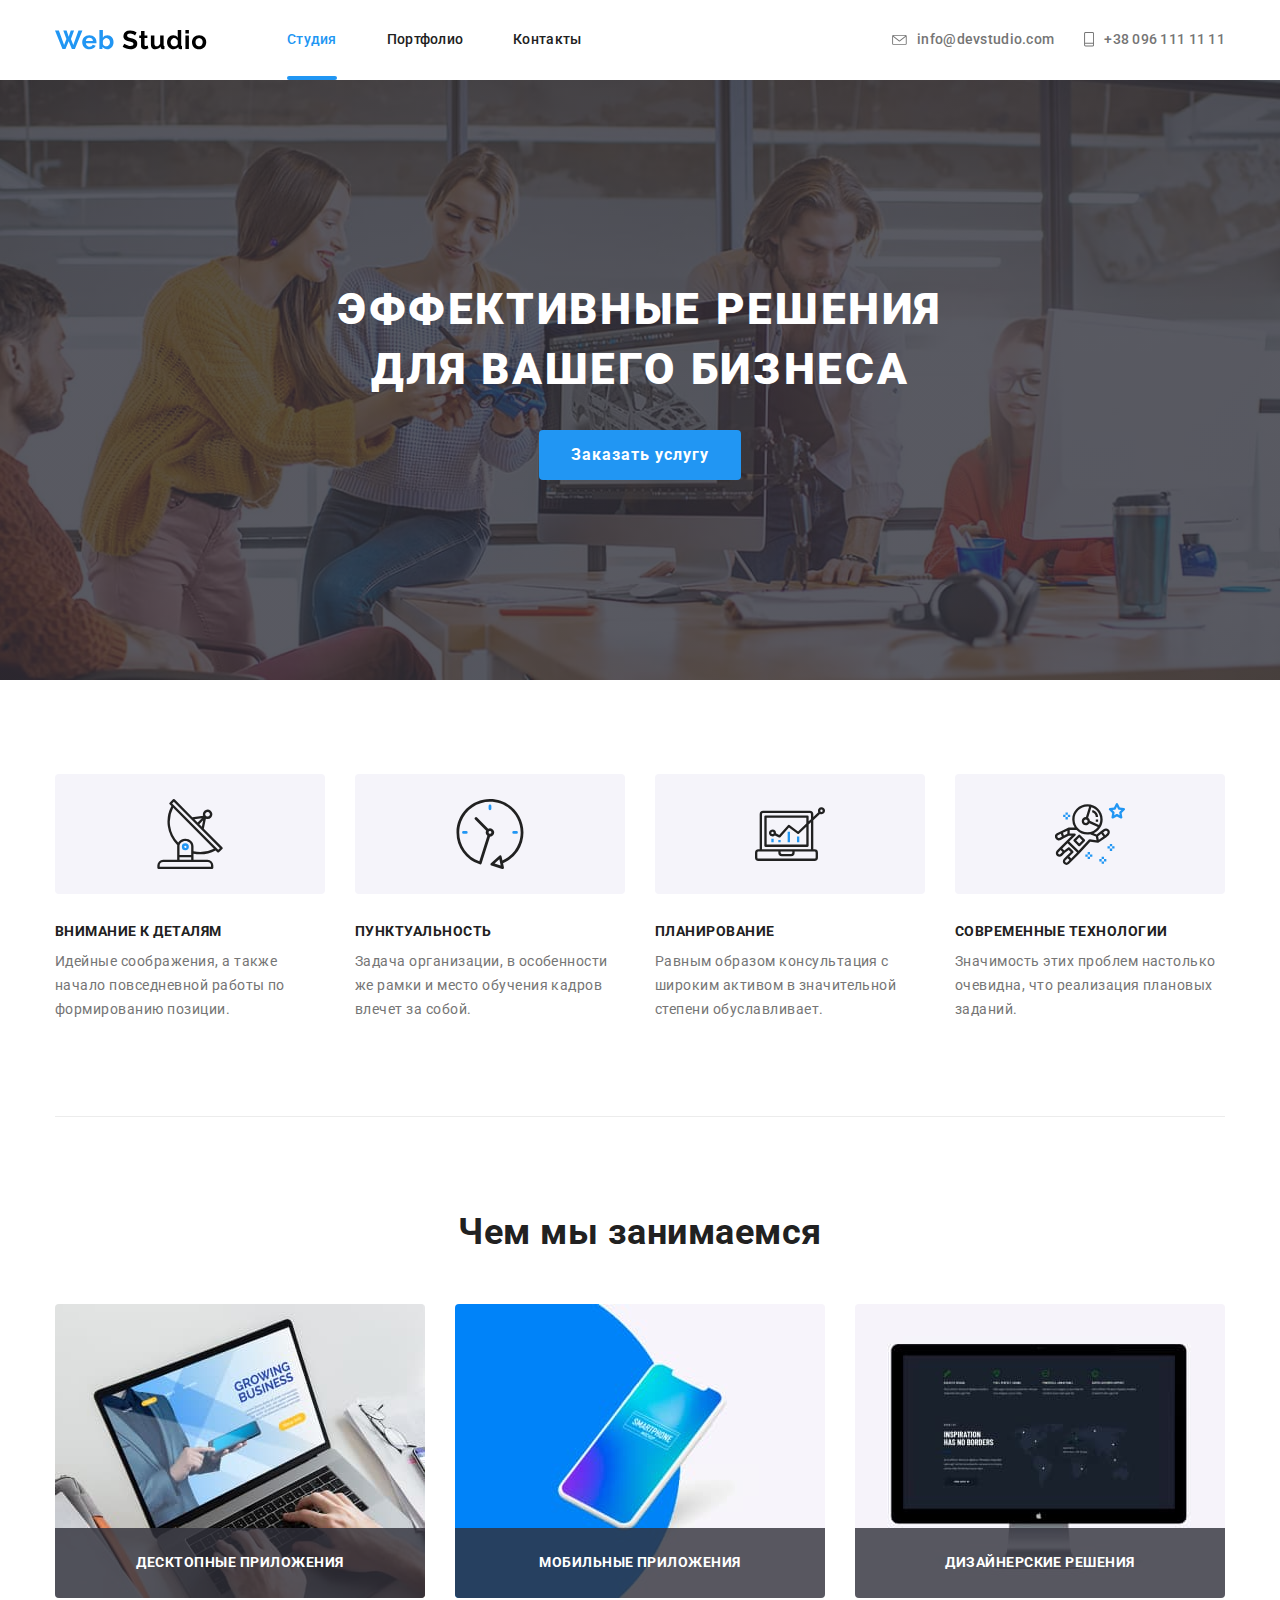
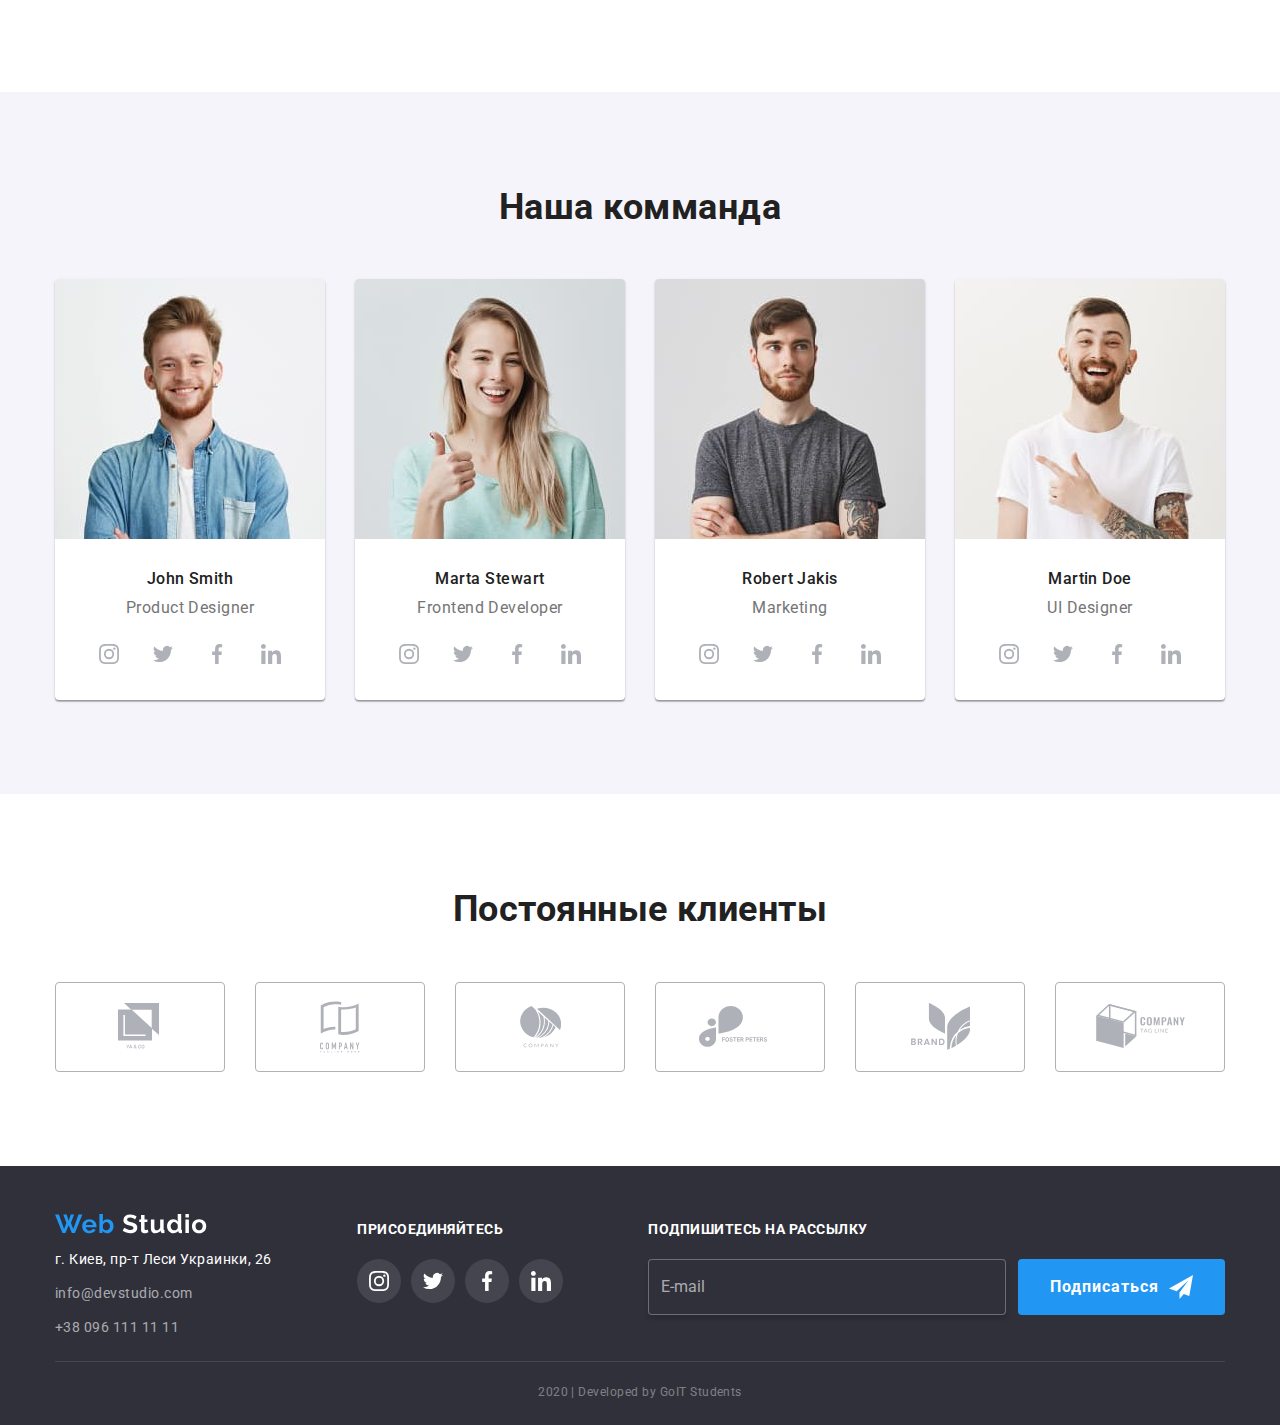
<file: index.html>
<!DOCTYPE html>
<html lang="ru">
  <head>
    <meta charset="UTF-8" />
    <meta name="viewport" content="width=device-width, initial-scale=1.0" />
    <meta
      name="description"
      content="Lorem ipsum dolor sit amet consectetur adipisicing elit. Voluptatem atque possimus et at."
    />
    <title>Web Studio</title>
    <link
      href="https://fonts.googleapis.com/css2?family=Raleway:wght@700&family=Roboto:wght@400;500;700;900&display=swap"
      rel="stylesheet"
    />
    <link
      rel="stylesheet"
      href="https://cdnjs.cloudflare.com/ajax/libs/modern-normalize/0.6.0/modern-normalize.min.css"
    />
    <link rel="stylesheet" href="./css/main.min.css" />
  </head>
  <body>
    <!-- Шапка -->
    <header class="page-header">
      <div class="container header">
        <nav class="nav">
          <a href="./index.html" class="header-logo">
            <img src="./img/header-logo.svg" alt="WebStudio" width="152" height="20"></a>

          <ul class="site-nav list">
            <li class="item"><a href="./index.html" class="link current">Студия</a></li>
            <li class="item">
              <a href="./portfolio.html" class="link">Портфолио</a>
            </li>
            <li class="item"><a href="#" class="link">Контакты</a></li>
          </ul>
        </nav>

        <address class="address-nav">
          <a href="mailto:info@devstudio.com" class="link"
            ><svg class="icon" width="15" height="10">
              <use href="./img/sprite.svg#email"></use>
            </svg>info@devstudio.com</a>
          <a href="tel:+380961111111" class="link"
            ><svg class="icon" width="10" height="15">
              <use href="./img/sprite.svg#phone"></use>
            </svg>+38 096 111 11 11</a>
        </address>
      </div>
    </header>

    <main>
      <!-- Герой -->
      <section class="hero">
          <h1 class="title-hero">Эффективные решения </br> для вашего бизнеса</h1>
          <button class="button" data-modal-open>Заказать услугу</button>
      </section>

      <!-- Ососбенности -->
      <section class="main-features">
        <div class="container">
          <h2 class="visually-hidden">Наши особенности</h2>

          <ul class="features list">
            <li class="item">
              <div class="bg-icon">
                <svg class="icon" width="70" height="70">
                  <use href="./img/sprite.svg#details"></use>
                </svg>
              </div>
              <h3 class="title">Внимание к деталям</h3>
              <p class="text">
                Идейные соображения, а также начало повседневной работы по
                формированию позиции.
              </p>
            </li>
            <li class="item">
              <div class="bg-icon">
                <svg class="icon" width="70" height="70">
                  <use href="./img/sprite.svg#punctuality"></use>
                </svg>
              </div>
              <h3 class="title">Пунктуальность</h3>
              <p class="text">
                Задача организации, в особенности же рамки и место обучения
                кадров влечет за собой.
              </p>
            </li>
            <li class="item">
              <div class="bg-icon">
                <svg class="icon" width="70" height="70">
                  <use href="./img/sprite.svg#planning"></use>
                </svg>
              </div>
              <h3 class="title">Планирование</h3>
              <p class="text">
                Равным образом консультация с широким активом в значительной
                степени обуславливает.
              </p>
            </li>
            <li class="item">
              <div class="bg-icon">
                <svg class="icon" width="70" height="70">
                  <use href="./img/sprite.svg#technologies"></use>
                </svg>
              </div>
              <h3 class="title">Современные технологии</h3>
              <p class="text">
                Значимость этих проблем настолько очевидна, что реализация
                плановых заданий.
              </p>
            </li>
          </ul>
        </div>
      </section>

      <!-- Чем занимаются -->
      <section class="main-activity">
        <div class="container">
          <h2 class="title">Чем мы занимаемся</h2>

          <ul class="activity list">
            <li class="item">
              <img
                src="./img/desktop-apps.jpg"
                width="370"
                height="294"
                alt="Десктопные приложения"
              />
              <p class="activity-text">Десктопные приложения</p>
            </li>
            <li class="item">
              <img
                src="./img/mobile-apps.jpg"
                width="370"
                height="294"
                alt="Мобильные приложения"
              />
              <p class="activity-text">Мобильные приложения</p>
            </li>
            <li class="item">
              <img
                src="./img/design-solutions.jpg"
                width="370"
                height="294"
                alt="Дизайнерские решения"
              />
              <p class="activity-text">Дизайнерские решения</p>
            </li>
          </ul>
        </div>
      </section>

      <!-- Команда -->
      <section class="team">
        <div class="container">
          <h2 class="title">Наша комманда</h2>

          <ul class="worker list">
            <li class="item">
              <img
                src="./img/john-smith.jpg"
                width="270"
                height="260"
                alt="Джон Смит"
              />
              <h3 class="title worker-title" lang="en">John Smith</h3>
              <p class="text" lang="en">Product Designer</p>
              <ul class="social list">
                <li class="item">
                  <a class="link" href="#"
                    ><svg class="icon" width="44" height="44">
                      <use href="./img/sprite.svg#instagram"></use>
                    </svg></a>
                </li>
                <li class="item">
                  <a class="link" href="#"
                    ><svg class="icon" width="44" height="44">
                      <use href="./img/sprite.svg#twitter"></use>
                    </svg></a>
                </li>
                <li class="item">
                  <a class="link" href="#"
                    ><svg class="icon" width="44" height="44">
                      <use href="./img/sprite.svg#facebook"></use>
                    </svg></a>
                </li>
                <li class="item">
                  <a class="link" href="#"
                    ><svg class="icon" width="44" height="44">
                      <use href="./img/sprite.svg#linkedin"></use>
                    </svg></a>
                </li>
              </ul>
            </li>
            <li class="item">
              <img
                src="./img/marta-stewart.jpg"
                width="270"
                height="260"
                alt="Марта Стюарт"
              />
              <h3 class="title worker-title" lang="en">Marta Stewart</h3>
              <p class="text" lang="en">Frontend Developer</p>
              <ul class="social list">
                <li class="item">
                  <a class="link" href="#"><svg class="icon" width="44" height="44">
                      <use href="./img/sprite.svg#instagram"></use>
                    </svg></a>
                </li>
                <li class="item">
                  <a class="link" href="#"><svg class="icon" width="44" height="44">
                      <use href="./img/sprite.svg#twitter"></use>
                    </svg></a>
                </li>
                <li class="item">
                  <a class="link" href="#"><svg class="icon" width="44" height="44">
                      <use href="./img/sprite.svg#facebook"></use>
                    </svg></a>
                </li>
                <li class="item">
                  <a class="link" href="#"><svg class="icon" width="44" height="44">
                      <use href="./img/sprite.svg#linkedin"></use>
                    </svg></a>
                </li>
              </ul>
            </li>
            <li class="item">
              <img
                src="./img/robert-jakis.jpg"
                width="270"
                height="260"
                alt="Роберт Якис"
              />
              <h3 class="title worker-title" lang="en">Robert Jakis</h3>
              <p class="text" lang="en">Marketing</p>
              <ul class="social list">
                <li class="item">
                  <a class="link" href="#"><svg class="icon" width="44" height="44">
                      <use href="./img/sprite.svg#instagram"></use>
                    </svg></a>
                </li>
                <li class="item">
                  <a class="link" href="#"><svg class="icon" width="44" height="44">
                      <use href="./img/sprite.svg#twitter"></use>
                    </svg></a>
                </li>
                <li class="item">
                  <a class="link" href="#"><svg class="icon" width="44" height="44">
                      <use href="./img/sprite.svg#facebook"></use>
                    </svg></a>
                </li>
                <li class="item">
                  <a class="link" href="#"><svg class="icon" width="44" height="44">
                      <use href="./img/sprite.svg#linkedin"></use>
                    </svg></a>
                </li>
              </ul>
            </li>
            <li class="item">
              <img
                src="./img/martin-doe.jpg"
                width="270"
                height="260"
                alt="Мартин Доу"
              />
              <h3 class="title worker-title" lang="en">Martin Doe</h3>
              <p class="text" lang="en">UI Designer</p>
              <ul class="social list">
                <li class="item">
                  <a class="link" href="#"><svg class="icon" width="44" height="44">
                      <use href="./img/sprite.svg#instagram"></use>
                    </svg></a>
                </li>
                <li class="item">
                  <a class="link" href="#"><svg class="icon" width="44" height="44">
                      <use href="./img/sprite.svg#twitter"></use>
                    </svg></a>
                </li>
                <li class="item">
                  <a class="link" href="#"><svg class="icon" width="44" height="44">
                      <use href="./img/sprite.svg#facebook"></use>
                    </svg></a>
                </li>
                <li class="item">
                  <a class="link" href="#"><svg class="icon" width="44" height="44">
                      <use href="./img/sprite.svg#linkedin"></use>
                    </svg></a>
                </li>
              </ul>
            </li>
          </ul>
        </div>
      </section>

      <!-- Клиенты -->
      <section class="main-client">
        <div class="container">
          <h2 class="title">Постоянные клиенты</h2>

          <ul class="client list">
            <li class="item">
              <a class="link" href="#"
                ><svg class="icon" width="45" height="48">
                  <use href="./img/sprite.svg#logo-1"></use>
                </svg></a>
            </li>
            <li class="item">
              <a class="link" href="#"
                ><svg class="icon" width="40" height="52">
                  <use href="./img/sprite.svg#logo-2"></use>
                </svg></a>
            </li>
            <li class="item">
              <a class="link" href="#"
                ><svg class="icon" width="41" height="42">
                  <use href="./img/sprite.svg#logo-3"></use>
                </svg></a>
            </li>
            <li class="item">
              <a class="link" href="#"
                ><svg class="icon" width="82" height="41">
                  <use href="./img/sprite.svg#logo-4"></use>
                </svg></a>
            </li>
            <li class="item">
              <a class="link" href="#"
                ><svg class="icon" width="59" height="47">
                  <use href="./img/sprite.svg#logo-5"></use>
                </svg></a>
            </li>
            <li class="item">
              <a class="link" href="#"
                ><svg class="icon" width="89" height="45">
                  <use href="./img/sprite.svg#logo-6"></use>
                </svg></a>
            </li>
          </ul>
        </div>
      </section>
    </main>

    <!-- Модальное окно -->
    <div class="backdrop is-hidden" data-modal>
      <form class="modal">
        <button class="close" data-modal-close><svg width="18" height="18">
          <use href="./img/sprite.svg#close-button"></use>
        </svg></button>

        <p class="header">Оставьте свои данные, мы вам перезвоним</p>

        <label class="form-field">
          <input class="form-input" type="text" name="name" placeholder=" ">
          <svg class="label-icon" width="18" height="18">
            <use href="./img/sprite.svg#name"></use>
          </svg>
          <span class="form-label">Имя</span>
        </label>

        <label class="form-field">
          <input class="form-input" type="tel" name="tel" placeholder=" ">
          <svg class="label-icon" width="18" height="18">
            <use href="./img/sprite.svg#tel"></use>
          </svg>
          <span class="form-label">Телефон</span>
        </label>

        <label class="form-field">
          <input class="form-input" type="mail" name="mail" placeholder=" ">
          <svg class="label-icon" width="18" height="18">
            <use href="./img/sprite.svg#mail"></use>
          </svg>
          <span class="form-label">Почта</span>
        </label>

        <label class="form-field no-margin">
          <textarea class="comment" placeholder=" " name="comment"></textarea>
          <span class="comment-label">Комментарий</span>
        </label>

        <label class="agreement">
          <input class="check" type="checkbox" name="agreement"/>
          <span class="custom-check"></span>
          <span class="text-agreement">Соглашаюсь с рассылкой и принимаю
            <a href="#" class="conditions">Условия договора</a>
          </span>
        </label>

        <button class="button">Отправить</button>
      </form>
    </div>

    <!-- Футер -->
    <footer class="footer">
      <div class="container">
        <div class="footer-flex">
          <address class="address">
            <a href="./index.html" class="logo">
              <img src="./img/footer-logo.svg" alt="WebStudio" width="152" height="20"></a>
            <p class="footer-text">г. Киев, пр-т Леси Украинки, 26</p>
            <p class="footer-p">
              <a href="mailto:info@devstudio.com" class="footer-address link">info@devstudio.com</a>
            </p>
            <p class="footer-p">
              <a href="tel:+380961111111" class="footer-address link">+38 096 111 11 11</a>
            </p>
          </address>
          
          <div class="join">
            <p class="footer-title">Присоединяйтесь</p>
            <ul class="list">
              <li class="item">
                <a href="#" class="link" aria-label="Ссылка на Instagram"><svg class="icon" width="44" height="44">
                    <use href="./img/sprite.svg#instagram"></use>
                  </svg></a>
              </li>
              <li class="item">
                <a href="#" class="link" aria-label="Ссылка на Twitter"><svg class="icon" width="44" height="44">
                  <use href="./img/sprite.svg#twitter"></use>
                </svg></a>
              </li>
              <li class="item">
                <a href="#" class="link" aria-label="Ссылка на Facebook"><svg class="icon" width="44" height="44">
                    <use href="./img/sprite.svg#facebook"></use>
                  </svg></a>
              </li>
              <li class="item">
                <a href="#" class="link" aria-label="Ссылка на LinkedIn"><svg class="icon" width="44" height="44">
                  <use href="./img/sprite.svg#linkedin"></use>
                </svg></a>
              </li>
            </ul>
          </div>
          
          <div class="subscribe">
            <p class="footer-title">Подпишитесь на рассылку</p>
            <form class="subscribe-form">
              <input type="mail" class="subscribe-input" placeholder="E-mail">
              <button class="button">Подписаться<svg class="icon" width="24" height="24">
                  <use href="./img/sprite.svg#send"></use>
                </svg></button>
            </form>
          </div>
        </div>

        <p class="copyright">2020 | Developed by GoIT Students</p>
      </div>
    </footer>

    <script src="./js/modal.js"></script>
  </body>
</html>
</file>
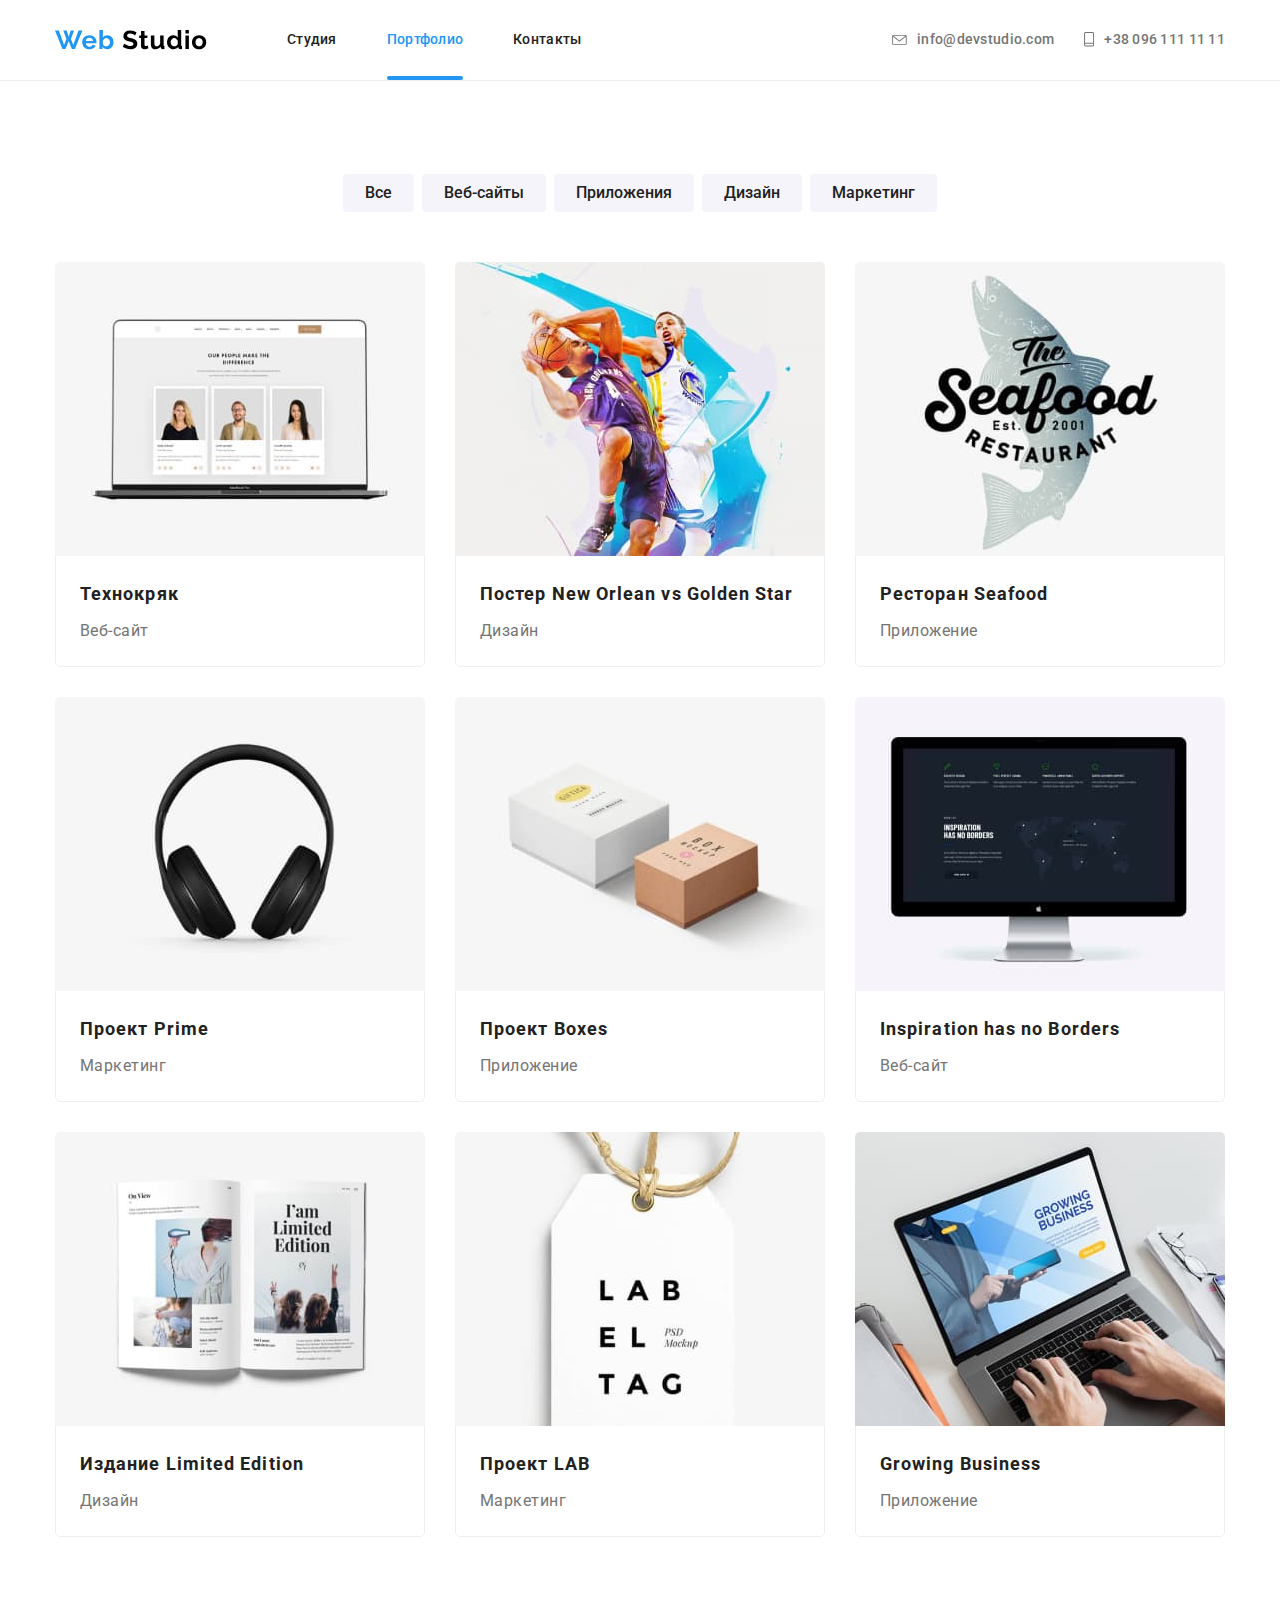
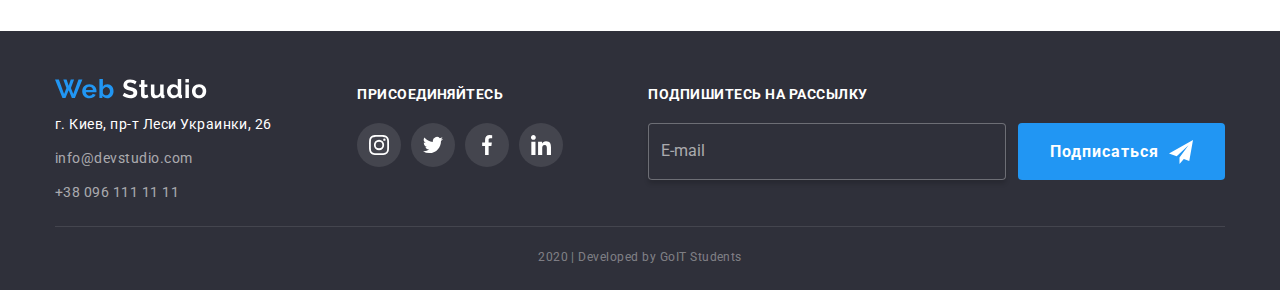
<file: portfolio.html>
<!DOCTYPE html>
<html lang="ru">
  <head>
    <meta charset="UTF-8" />
    <meta name="viewport" content="width=device-width, initial-scale=1.0" />
    <meta
      name="description"
      content="Lorem ipsum dolor sit amet consectetur adipisicing elit. Voluptatem atque possimus et at."
    />
    <title>Web Studio</title>
    <link
      href="https://fonts.googleapis.com/css2?family=Raleway:wght@700&family=Roboto:wght@400;500;700;900&display=swap"
      rel="stylesheet"
    />
    <link
      rel="stylesheet"
      href="https://cdnjs.cloudflare.com/ajax/libs/modern-normalize/0.6.0/modern-normalize.min.css"
    />
    <link rel="stylesheet" href="./css/main.min.css" />
  </head>

  <body>
    <!-- Шапка -->
    <header class="page-header">
      <div class="container header"> 
        <nav class="nav">
          <a href="./index.html" class="logo">
            <img src="./img/header-logo.svg" alt="WebStudio" width="152" height="20"></a>

          <ul class="site-nav list">
            <li class="item"><a href="./index.html" class="link">Студия</a></li>
            <li class="item">
              <a href="./portfolio.html" class="link current">Портфолио</a>
            </li>
            <li class="item"><a href="#" class="link">Контакты</a></li>
          </ul>
        </nav>

        <address class="address-nav">
          <a href="mailto:info@devstudio.com" class="link"><svg class="icon" width="15" height="10">
              <use href="./img/sprite.svg#email"></use>
            </svg>info@devstudio.com</a>
          <a href="tel:+380961111111" class="link"><svg class="icon" width="10" height="15">
              <use href="./img/sprite.svg#phone"></use>
            </svg>+38 096 111 11 11</a>
        </address>
        </div>
        </header>
      </div>
    </header>

    <main>
      <section class="main-portfolio">
        <div class="container">
          <h1 class="visually-hidden">Портфолио</h1>

          <ul class="filter list">
            <li class="item">
              <button class="filter-button" type="button">Все</button>
            </li>
            <li class="item">
              <button class="filter-button" type="button">Веб-сайты</button>
            </li>
            <li class="item">
              <button class="filter-button" type="button">Приложения</button>
            </li>
            <li class="item">
              <button class="filter-button" type="button">Дизайн</button>
            </li>
            <li class="item">
              <button class="filter-button" type="button">Маркетинг</button>
            </li>
          </ul>

          <ul class="portfolio list">
            <li class="item">
              <a href="#" class="link">
                <div class="overlay">
                  <img src="./img/tehnohryak.jpg" width="370" height="294" alt="Технокряк" />
                  <p class="text-overlay">Технокряк это современная площадка распространения коронавируса. Компании используют эту платформу
                    для цифрового шпионажа и атак на защищённые сервера конкурентов.</p>
                </div>
                
                <div class="content">
                  <h2 class="title">Технокряк</h2>
                  <p class="text">Веб-сайт</p>
                </div>
              </a>
            </li>
            <li class="item">
              <a href="#" class="link">
                <div class="overlay">
                  <img src="./img/neworlean-goldenstars.jpg" width="370" height="294" alt="Постер New Orlean vs Golden Star" />
                  <p class="text-overlay">Технокряк это современная площадка распространения коронавируса. Компании используют эту
                    платформу
                    для цифрового шпионажа и атак на защищённые сервера конкурентов.</p>
                </div>
                    <div class="content">
                  <h2 class="title">Постер New Orlean vs Golden Star</h2>
                  <p class="text">Дизайн</p>
                </div>
              </a>
            </li>
            <li class="item">
              <a href="#" class="link">
                <div class="overlay">
                  <img src="./img/seafood.jpg" width="370" height="294" alt="Ресторан Seafood" />
                  <p class="text-overlay">Технокряк это современная площадка распространения коронавируса. Компании используют эту
                  платформу
                  для цифрового шпионажа и атак на защищённые сервера конкурентов.</p>
                </div>
                
                <div class="content">
                  <h2 class="title">Ресторан Seafood</h2>
                  <p class="text">Приложение</p>
                </div>
              </a>
            </li>
            <li class="item">
              <a href="#" class="link">
                <div class="overlay">
                  <img src="./img/prime.jpg" width="370" height="294" alt="ПроектPrime" />
                  <p class="text-overlay">Технокряк это современная площадка распространения коронавируса. Компании используют эту
                  платформу
                  для цифрового шпионажа и атак на защищённые сервера конкурентов.</p>
                </div>
                
                <div class="content">
                  <h2 class="title">Проект Prime</h2>
                  <p class="text">Маркетинг</p>
                </div>
              </a>
            </li>
            <li class="item">
              <a href="#" class="link">
                <div class="overlay">
                  <img src="./img/boxes.jpg" width="370" height="294" alt="Проект Boxes" />
                  <p class="text-overlay">Технокряк это современная площадка распространения коронавируса. Компании используют эту
                  платформу
                  для цифрового шпионажа и атак на защищённые сервера конкурентов.</p>
                </div>
                
                <div class="content">
                  <h2 class="title">Проект Boxes</h2>
                  <p class="text">Приложение</p>
                </div>
              </a>
            </li>
            <li class="item">
              <a href="#" class="link">
                <div class="overlay">
                  <img src="./img/design-solutions.jpg" width="370" height="294" alt="Inspiration has no Borders" />
                  <p class="text-overlay">Технокряк это современная площадка распространения коронавируса. Компании используют эту
                    платформу
                    для цифрового шпионажа и атак на защищённые сервера конкурентов.</p>
                </div>
                
                <div class="content">
                  <h2 class="title">Inspiration has no Borders</h2>
                  <p class="text">Веб-сайт</p>
                </div>
              </a>
            </li>
            <li class="item">
              <a href="#" class="link">
                <div class="overlay">
                  <img src="./img/limited-edition.jpg" width="370" height="294" alt="Издание Limited Edition" />
                  <p class="text-overlay">Технокряк это современная площадка распространения коронавируса. Компании используют эту
                    платформу
                    для цифрового шпионажа и атак на защищённые сервера конкурентов.</p>
                </div>
                
                <div class="content">
                  <h2 class="title">Издание Limited Edition</h2>
                  <p class="text">Дизайн</p>
                </div>
              </a>
            </li>
            <li class="item">
              <a href="#" class="link">
                <div class="overlay">
                  <img src="./img/lab.jpg" width="370" height="294" alt="Проект LAB" />
                  <p class="text-overlay">Технокряк это современная площадка распространения коронавируса. Компании используют эту
                    платформу
                    для цифрового шпионажа и атак на защищённые сервера конкурентов.</p>
                </div>
                
                <div class="content">
                  <h2 class="title">Проект LAB</h2>
                  <p class="text">Маркетинг</p>
                </div>
              </a>
            </li>
            <li class="item">
              <a href="#" class="link">
                <div class="overlay">
                  <img src="./img/desktop-apps.jpg" width="370" height="294" alt="Growing Business" />
                  <p class="text-overlay">Технокряк это современная площадка распространения коронавируса. Компании используют эту платформу
                    для цифрового шпионажа и атак на защищённые сервера конкурентов.</p>
                </div>
                
                <div class="content">
                  <h2 class="title">Growing Business</h2>
                  <p class="text">Приложение</p>
                </div>
              </a>
            </li>
          </ul>
        </div>
      </section>
    </main>

    <!-- Футер -->
    <footer class="footer">
      <div class="container">
        <div class="footer-flex">
          <address class="address">
            <a href="./index.html" class="logo">
              <img src="./img/footer-logo.svg" alt="WebStudio" width="152" height="20"></a>
            <p class="footer-text">г. Киев, пр-т Леси Украинки, 26</p>
            <p class="footer-p">
              <a href="mailto:info@devstudio.com" class="footer-address link">info@devstudio.com</a>
            </p>
            <p class="footer-p">
              <a href="tel:+380961111111" class="footer-address link">+38 096 111 11 11</a>
            </p>
          </address>
    
          <div class="join">
            <p class="footer-title">Присоединяйтесь</p>
            <ul class="list">
              <li class="item">
                <a href="#" class="link" aria-label="Ссылка на Instagram"><svg class="icon" width="44" height="44">
                    <use href="./img/sprite.svg#instagram"></use>
                  </svg></a>
              </li>
              <li class="item">
                <a href="#" class="link" aria-label="Ссылка на Twitter"><svg class="icon" width="44" height="44">
                    <use href="./img/sprite.svg#twitter"></use>
                  </svg></a>
              </li>
              <li class="item">
                <a href="#" class="link" aria-label="Ссылка на Facebook"><svg class="icon" width="44" height="44">
                    <use href="./img/sprite.svg#facebook"></use>
                  </svg></a>
              </li>
              <li class="item">
                <a href="#" class="link" aria-label="Ссылка на LinkedIn"><svg class="icon" width="44" height="44">
                    <use href="./img/sprite.svg#linkedin"></use>
                  </svg></a>
              </li>
            </ul>
          </div>
    
          <div class="subscribe">
            <p class="footer-title">Подпишитесь на рассылку</p>
            <form class="subscribe-form">
              <input type="mail" class="subscribe-input" placeholder="E-mail">
              <button class="button">Подписаться<svg class="icon" width="24" height="24">
                  <use href="./img/sprite.svg#send"></use>
                </svg></button>
            </form>
          </div>
        </div>
    
        <p class="copyright">2020 | Developed by GoIT Students</p>
      </div>
    </footer>
  </body>
</html>
</file>
<file: css/main.min.css>
body{background-color:#fff;color:#757575;font-family:Roboto, sans-serif;letter-spacing:0.03em}.list{padding:0;margin:0;list-style:none}.link{text-decoration:none}h1,h2,h3,p{margin-top:0;margin-bottom:0}h2{font-weight:700;font-size:36px;line-height:1.2;text-align:center;margin-bottom:50px}.title{color:#212121}.text{color:#757575}img{display:block;max-width:100%;height:auto}.visually-hidden{position:absolute;width:1px;height:1px;margin:-1px;border:0;padding:0;clip:rect(0 0 0 0);overflow:hidden}.container{margin-left:auto;margin-right:auto;width:1200px;padding-left:15px;padding-right:15px}.logo{display:inline-block;width:152px;height:20px}.button{display:inline-block;border-radius:4px;padding:10px 32px;min-width:200px;border:0;cursor:pointer;color:#fff;background-color:#2196f3;font-weight:700;font-size:16px;line-height:1.87;letter-spacing:0.06em;-webkit-transition:color 250ms cubic-bezier(0.4, 0, 0.2, 1),background-color 250ms cubic-bezier(0.4, 0, 0.2, 1);transition:color 250ms cubic-bezier(0.4, 0, 0.2, 1),background-color 250ms cubic-bezier(0.4, 0, 0.2, 1)}.button:hover,.button:focus,.button:active{color:#2196f3;background-color:#fff}.button:hover .icon,.button:focus .icon,.button:active .icon{fill:#2196f3}.header,.nav{display:-webkit-box;display:-ms-flexbox;display:flex;-webkit-box-align:center;-ms-flex-align:center;align-items:center}.site-nav{display:-webkit-box;display:-ms-flexbox;display:flex;margin-left:80px}.site-nav .item:not(:last-child){margin-right:50px}.site-nav .link{display:block;padding-top:32px;padding-bottom:32px;color:#212121;font-weight:500;font-size:14px;line-height:1.14;letter-spacing:0.02em;-webkit-transition:color 250ms cubic-bezier(0.4, 0, 0.2, 1);transition:color 250ms cubic-bezier(0.4, 0, 0.2, 1)}.site-nav .link.current,.site-nav .link:hover,.site-nav .link:focus{position:relative;color:#2196f3}.site-nav .link.current::after{content:"";position:absolute;display:block;bottom:0;right:0;background-color:#2196f3;width:100%;height:4px;border-radius:2px}.address-nav{display:-webkit-inline-box;display:-ms-inline-flexbox;display:inline-flex;margin-left:auto}.address-nav .link{display:-webkit-inline-box;display:-ms-inline-flexbox;display:inline-flex;-webkit-box-align:center;-ms-flex-align:center;align-items:center;color:#757575;font-style:normal;font-weight:500;font-size:14px;line-height:1.14;letter-spacing:0.02em;-webkit-transition:color 250ms cubic-bezier(0.4, 0, 0.2, 1);transition:color 250ms cubic-bezier(0.4, 0, 0.2, 1)}.address-nav .link:not(:last-child){margin-right:30px}.address-nav .link:hover,.address-nav .link:focus{color:#2196f3}.address-nav .icon{margin-right:10px;fill:currentColor}.address-nav .icon:hover,.address-nav .icon:focus{fill:currentColor}.footer{background-color:#2f303a}.footer-flex{display:-webkit-box;display:-ms-flexbox;display:flex;-webkit-box-align:baseline;-ms-flex-align:baseline;align-items:baseline;-webkit-box-pack:justify;-ms-flex-pack:justify;justify-content:space-between;padding-top:48px;padding-bottom:21px;border-bottom:1px solid rgba(255,255,255,0.1)}.footer-text{margin-top:10px;color:#fff;font-style:normal;font-size:14px;line-height:1.71}.footer-title{margin-bottom:21px;color:#fff;font-weight:700;font-size:14px;line-height:1.14;text-transform:uppercase}.footer-p{padding-top:10px}.footer-address{color:rgba(255,255,255,0.6);font-style:normal;font-size:14px;line-height:1.71;-webkit-transition:color 250ms cubic-bezier(0.4, 0, 0.2, 1);transition:color 250ms cubic-bezier(0.4, 0, 0.2, 1)}.footer-address:hover,.footer-address:focus{color:#fff}.join .list{display:-webkit-box;display:-ms-flexbox;display:flex}.join .item:not(:last-child){margin-right:10px}.join .link{display:block;height:44px}.join .icon{fill:#fff;background:rgba(255,255,255,0.1);border-radius:50%;-webkit-transition:background-color 250ms cubic-bezier(0.4, 0, 0.2, 1);transition:background-color 250ms cubic-bezier(0.4, 0, 0.2, 1)}.join .icon:hover,.join .icon:focus{background-color:#2196f3}.subscribe-form{display:-webkit-box;display:-ms-flexbox;display:flex}.subscribe-input{margin-right:12px;min-width:358px;padding:18px 12px;background-color:#2f303a;border:1px solid rgba(255,255,255,0.3);-webkit-box-shadow:0px 4px 4px rgba(0,0,0,0.15);box-shadow:0px 4px 4px rgba(0,0,0,0.15);border-radius:4px;-webkit-transition:border 250ms cubic-bezier(0.4, 0, 0.2, 1);transition:border 250ms cubic-bezier(0.4, 0, 0.2, 1);outline:none}.subscribe-input:focus{border:1px solid #2196f3}.subscribe-input::-webkit-input-placeholder{font-size:16px;line-height:1.25;color:rgba(255,255,255,0.6)}.subscribe-input:-ms-input-placeholder{font-size:16px;line-height:1.25;color:rgba(255,255,255,0.6)}.subscribe-input::-ms-input-placeholder{font-size:16px;line-height:1.25;color:rgba(255,255,255,0.6)}.subscribe-input::placeholder{font-size:16px;line-height:1.25;color:rgba(255,255,255,0.6)}.subscribe .button{display:-webkit-box;display:-ms-flexbox;display:flex;-webkit-box-align:center;-ms-flex-align:center;align-items:center}.subscribe .icon{margin-left:10px;fill:#fff}.copyright{padding-top:18px;padding-bottom:21px;color:rgba(255,255,255,0.4);font-size:12px;line-height:2;text-align:center}.hero{padding-top:200px;padding-bottom:200px;margin-right:auto;margin-left:auto;min-height:600px;text-align:center;background-image:-webkit-gradient(linear, left top, left bottom, from(rgba(47,48,58,0.8)), to(rgba(47,48,58,0.8))),url(../img/header-bg.jpg);background-image:linear-gradient(rgba(47,48,58,0.8), rgba(47,48,58,0.8)),url(../img/header-bg.jpg);background-repeat:no-repeat;background-size:cover;background-position:50%}.title-hero{margin-top:0;margin-bottom:30px;color:#fff;font-weight:900;font-size:44px;line-height:1.36;letter-spacing:0.06em;text-transform:uppercase}.main-features{padding-top:94px}.features{display:-webkit-box;display:-ms-flexbox;display:flex;padding-bottom:94px;border-bottom:1px solid #ececec}.features .item{width:270px}.features .item:not(:last-child){margin-right:30px}.features .title{margin-top:30px;margin-bottom:10px;font-weight:700;font-size:14px;line-height:1.14;text-transform:uppercase}.features .text{font-size:14px;line-height:1.71}.bg-icon{display:-webkit-box;display:-ms-flexbox;display:flex;background-color:#f5f4fa;height:120px;border-radius:4px;-webkit-box-align:center;-ms-flex-align:center;align-items:center;-webkit-box-pack:center;-ms-flex-pack:center;justify-content:center}.main-activity{padding-top:94px;padding-bottom:94px}.activity{display:-webkit-box;display:-ms-flexbox;display:flex}.activity .item{position:relative;border-radius:4px;overflow:hidden}.activity .item:not(:last-child){margin-right:30px}.activity-text{position:absolute;bottom:0;padding-top:27px;padding-bottom:27px;width:370px;color:#fff;background-color:rgba(47,48,58,0.8);font-weight:bold;font-size:14px;line-height:1.14;text-align:center;text-transform:uppercase}.team{padding-top:94px;padding-bottom:94px;background-color:#f5f4fa}.worker{display:-webkit-box;display:-ms-flexbox;display:flex}.worker>.item{border-radius:4px;background:#ffffff;-webkit-box-shadow:0px 2px 1px rgba(0,0,0,0.2),0px 1px 1px rgba(0,0,0,0.14),0px 1px 3px rgba(0,0,0,0.12);box-shadow:0px 2px 1px rgba(0,0,0,0.2),0px 1px 1px rgba(0,0,0,0.14),0px 1px 3px rgba(0,0,0,0.12);overflow:hidden}.worker>.item:not(:last-child){margin-right:30px}.worker .text{margin-bottom:15px;font-size:16px;line-height:1.2;text-align:center}.worker .social{display:-webkit-box;display:-ms-flexbox;display:flex;-webkit-box-pack:center;-ms-flex-pack:center;justify-content:center;padding-bottom:24px}.worker-title{margin-top:30px;margin-bottom:10px;font-weight:500;font-size:16px;line-height:1.2;text-align:center}.social .link{display:block;height:44px}.social .item:not(:last-child){margin-right:10px}.social .icon{fill:#afb1b8;border-radius:50%;-webkit-transition:fill 250ms cubic-bezier(0.4, 0, 0.2, 1),background-color 250ms cubic-bezier(0.4, 0, 0.2, 1);transition:fill 250ms cubic-bezier(0.4, 0, 0.2, 1),background-color 250ms cubic-bezier(0.4, 0, 0.2, 1)}.social .icon:hover,.social .icon:focus{fill:#fff;background-color:#2196f3;border-radius:50%}.main-client{padding-top:94px;padding-bottom:94px}.client{display:-webkit-box;display:-ms-flexbox;display:flex;-webkit-box-pack:justify;-ms-flex-pack:justify;justify-content:space-between}.client .link{display:-webkit-box;display:-ms-flexbox;display:flex;width:170px;height:90px;border:1px solid #afb1b8;color:#afb1b8;border-radius:4px;-webkit-box-align:center;-ms-flex-align:center;align-items:center;-webkit-box-pack:center;-ms-flex-pack:center;justify-content:center;-webkit-transition:color 250ms cubic-bezier(0.4, 0, 0.2, 1),border 250ms cubic-bezier(0.4, 0, 0.2, 1);transition:color 250ms cubic-bezier(0.4, 0, 0.2, 1),border 250ms cubic-bezier(0.4, 0, 0.2, 1)}.client .link:hover,.client .link:focus{border:1px solid #2196f3;color:#2196f3}.client .icon{fill:currentColor}.client .icon:hover,.client .icon:focus{fill:currentColor}.backdrop{position:fixed;top:0;left:0;width:100%;height:100%;background-color:rgba(0,0,0,0.2);-webkit-transition:opacity 250ms cubic-bezier(0.4, 0, 0.2, 1),-webkit-transform 50ms cubic-bezier(0.4, 0, 0.2, 1);transition:opacity 250ms cubic-bezier(0.4, 0, 0.2, 1),-webkit-transform 50ms cubic-bezier(0.4, 0, 0.2, 1);transition:opacity 250ms cubic-bezier(0.4, 0, 0.2, 1),transform 50ms cubic-bezier(0.4, 0, 0.2, 1);transition:opacity 250ms cubic-bezier(0.4, 0, 0.2, 1),transform 50ms cubic-bezier(0.4, 0, 0.2, 1),-webkit-transform 50ms cubic-bezier(0.4, 0, 0.2, 1)}.backdrop.is-hidden{opacity:0;pointer-events:none;-webkit-transform:scale(1.08);transform:scale(1.08)}.modal{position:absolute;top:50%;left:50%;-webkit-transform:translate(-50%, -50%);transform:translate(-50%, -50%);display:-webkit-box;display:-ms-flexbox;display:flex;-webkit-box-orient:vertical;-webkit-box-direction:normal;-ms-flex-direction:column;flex-direction:column;max-width:528px;padding:40px;background-color:#fff;-webkit-box-shadow:0px 2px 1px rgba(0,0,0,0.2),0px 1px 1px rgba(0,0,0,0.14),0px 1px 3px rgba(0,0,0,0.12);box-shadow:0px 2px 1px rgba(0,0,0,0.2),0px 1px 1px rgba(0,0,0,0.14),0px 1px 3px rgba(0,0,0,0.12);border-radius:4px}.modal .header{font-weight:bold;font-size:20px;color:#212121;margin:0 auto 30px auto}.modal .close{position:absolute;right:-9px;top:-10px;width:30px;height:30px;padding:6px;overflow:hidden;border:none;outline:none;cursor:pointer;border-radius:50%;-webkit-box-shadow:0px 2px 1px rgba(0,0,0,0.2),0px 1px 1px rgba(0,0,0,0.14),0px 1px 3px rgba(0,0,0,0.12);box-shadow:0px 2px 1px rgba(0,0,0,0.2),0px 1px 1px rgba(0,0,0,0.14),0px 1px 3px rgba(0,0,0,0.12);background-color:#fff}.form-field{display:block;position:relative;margin-bottom:28px}.form-input{width:100%;padding:12px 16px;padding-left:42px;outline:none;border:1px solid rgba(33,33,33,0.2);border-radius:4px;-webkit-transition:border 250ms cubic-bezier(0.4, 0, 0.2, 1);transition:border 250ms cubic-bezier(0.4, 0, 0.2, 1)}.label-icon{position:absolute;fill:#212121;top:50%;left:18px;-webkit-transform:translateY(-50%);transform:translateY(-50%);-webkit-transition:fill 250ms cubic-bezier(0.4, 0, 0.2, 1);transition:fill 250ms cubic-bezier(0.4, 0, 0.2, 1)}.form-label{position:absolute;top:50%;left:42px;-webkit-transform:translateY(-50%);transform:translateY(-50%);font-size:14px;line-height:1.1;letter-spacing:0.01em;-webkit-transition:color 250ms cubic-bezier(0.4, 0, 0.2, 1),-webkit-transform 250ms cubic-bezier(0.4, 0, 0.2, 1);transition:color 250ms cubic-bezier(0.4, 0, 0.2, 1),-webkit-transform 250ms cubic-bezier(0.4, 0, 0.2, 1);transition:transform 250ms cubic-bezier(0.4, 0, 0.2, 1),color 250ms cubic-bezier(0.4, 0, 0.2, 1);transition:transform 250ms cubic-bezier(0.4, 0, 0.2, 1),color 250ms cubic-bezier(0.4, 0, 0.2, 1),-webkit-transform 250ms cubic-bezier(0.4, 0, 0.2, 1)}.no-margin{margin-bottom:0}.comment{width:100%;height:120px;padding:12px 16px;outline:none;resize:none;border:1px solid rgba(33,33,33,0.2);border-radius:4px;-webkit-transition:border 250ms cubic-bezier(0.4, 0, 0.2, 1);transition:border 250ms cubic-bezier(0.4, 0, 0.2, 1)}.comment-label{position:absolute;top:12px;left:16px;font-size:14px;line-height:1.1;letter-spacing:0.01em;-webkit-transition:color 250ms cubic-bezier(0.4, 0, 0.2, 1),-webkit-transform 250ms cubic-bezier(0.4, 0, 0.2, 1);transition:color 250ms cubic-bezier(0.4, 0, 0.2, 1),-webkit-transform 250ms cubic-bezier(0.4, 0, 0.2, 1);transition:transform 250ms cubic-bezier(0.4, 0, 0.2, 1),color 250ms cubic-bezier(0.4, 0, 0.2, 1);transition:transform 250ms cubic-bezier(0.4, 0, 0.2, 1),color 250ms cubic-bezier(0.4, 0, 0.2, 1),-webkit-transform 250ms cubic-bezier(0.4, 0, 0.2, 1)}.form-field:focus-within>.form-input,.form-field:focus-within>.comment{border:1px solid #2196f3}.form-field:focus-within>.form-label{-webkit-transform:translate(-22px, -40px);transform:translate(-22px, -40px);color:#2196f3}.form-input:not(:placeholder-shown) ~ .form-label{-webkit-transform:translate(-22px, -40px);transform:translate(-22px, -40px)}.form-field:focus-within>.label-icon{fill:#2196f3}.form-field:focus-within>.comment-label{-webkit-transform:translateY(-32px);transform:translateY(-32px);color:#2196f3}.comment:not(:placeholder-shown) ~ .comment-label{-webkit-transform:translateY(-32px);transform:translateY(-32px)}.modal .agreement{display:-webkit-box;display:-ms-flexbox;display:flex;-webkit-box-align:center;-ms-flex-align:center;align-items:center;margin-top:20px;margin-bottom:30px;cursor:pointer}.text-agreement{font-size:14px;line-height:1.71}.check{position:absolute;width:1px;height:1px;margin:-1px;padding:0;border:0;clip:rect(0 0 0 0);overflow:hidden;color:#212121}.custom-check{display:block;width:15px;height:15px;margin-right:9px;background-origin:border-box;background-image:url(../img/checked.svg);border:2px solid #212121;border-radius:2px;-webkit-transition:background-color 250ms cubic-bezier(0.4, 0, 0.2, 1),border-color 250ms cubic-bezier(0.4, 0, 0.2, 1);transition:background-color 250ms cubic-bezier(0.4, 0, 0.2, 1),border-color 250ms cubic-bezier(0.4, 0, 0.2, 1)}.check:checked+.custom-check{background-color:#2196f3;border-color:#2196f3}.conditions{color:#2196f3}.modal .button{margin:0 auto;padding:10px 55px}.modal .button:hover,.modal .button:focus,.modal .button:active{color:#212121;background-color:#f5f4fa}.main-portfolio{padding-top:93px;padding-bottom:94px;border-top:1px solid #ececec}.portfolio{display:-webkit-box;display:-ms-flexbox;display:flex;-ms-flex-wrap:wrap;flex-wrap:wrap}.portfolio .item{width:calc((100% - 60px) / 3);overflow:hidden;border-radius:5px;-webkit-transition:-webkit-box-shadow 250ms cubic-bezier(0.4, 0, 0.2, 1);transition:-webkit-box-shadow 250ms cubic-bezier(0.4, 0, 0.2, 1);transition:box-shadow 250ms cubic-bezier(0.4, 0, 0.2, 1);transition:box-shadow 250ms cubic-bezier(0.4, 0, 0.2, 1), -webkit-box-shadow 250ms cubic-bezier(0.4, 0, 0.2, 1)}.portfolio .item:not(:nth-child(3n)){margin-right:30px}.portfolio .item:not(:nth-last-child(-n+3)){margin-bottom:30px}.portfolio .item:hover,.portfolio .item:focus{-webkit-box-shadow:1px 4px 6px rgba(0,0,0,0.16),0px 4px 4px rgba(0,0,0,0.06),0px 1px 1px rgba(0,0,0,0.12);box-shadow:1px 4px 6px rgba(0,0,0,0.16),0px 4px 4px rgba(0,0,0,0.06),0px 1px 1px rgba(0,0,0,0.12);border-radius:5px}.portfolio .content{padding:20px 24px;border-right:1px solid #eeeeee;border-bottom:1px solid #eeeeee;border-left:1px solid #eeeeee;border-bottom-right-radius:5px;border-bottom-left-radius:5px;overflow:hidden}.portfolio .title{margin-bottom:4px;font-weight:700;font-size:18px;line-height:2;letter-spacing:0.06em;text-align:left}.portfolio .text{font-size:16px;line-height:1.87}.portfolio .link{display:block}.overlay{position:relative;overflow:hidden}.overlay::after{content:"";display:inline-block;position:absolute;top:0;left:0;width:100%;height:100%;background-color:rgba(33,150,243,0.9);-webkit-transform:translateY(100%);transform:translateY(100%);-webkit-transition:-webkit-transform 250ms cubic-bezier(0.4, 0, 0.2, 1);transition:-webkit-transform 250ms cubic-bezier(0.4, 0, 0.2, 1);transition:transform 250ms cubic-bezier(0.4, 0, 0.2, 1);transition:transform 250ms cubic-bezier(0.4, 0, 0.2, 1), -webkit-transform 250ms cubic-bezier(0.4, 0, 0.2, 1)}.portfolio .item:hover .overlay::after,.portfolio .item:focus .overlay::after{-webkit-transform:translateY(0);transform:translateY(0)}.text-overlay{display:inline-block;position:absolute;top:0;left:0;width:100%;height:100%;-webkit-transform:translateY(100%);transform:translateY(100%);-webkit-transition:-webkit-transform 250ms cubic-bezier(0.4, 0, 0.2, 1);transition:-webkit-transform 250ms cubic-bezier(0.4, 0, 0.2, 1);transition:transform 250ms cubic-bezier(0.4, 0, 0.2, 1);transition:transform 250ms cubic-bezier(0.4, 0, 0.2, 1), -webkit-transform 250ms cubic-bezier(0.4, 0, 0.2, 1);padding:63px 24px;color:#fff;font-size:18px;line-height:1.56}.portfolio .item:hover .text-overlay,.portfolio .item:focus .text-overlay{-webkit-transform:translateY(0);transform:translateY(0);z-index:3}.filter{display:-webkit-box;display:-ms-flexbox;display:flex;-ms-flex-wrap:wrap;flex-wrap:wrap;-webkit-box-pack:center;-ms-flex-pack:center;justify-content:center;margin-bottom:50px}.filter .item:not(:last-child){margin-right:8px}.filter-button{display:inline-block;border-radius:4px;padding:6px 22px;border:0;cursor:pointer;color:#212121;background-color:#f5f4fa;font-weight:500;font-size:16px;line-height:1.62;text-align:center;-webkit-transition:color 250ms cubic-bezier(0.4, 0, 0.2, 1),background-color 250ms cubic-bezier(0.4, 0, 0.2, 1);transition:color 250ms cubic-bezier(0.4, 0, 0.2, 1),background-color 250ms cubic-bezier(0.4, 0, 0.2, 1)}.filter-button:hover,.filter-button:focus{color:#fff;background-color:#2196f3}
/*# sourceMappingURL=main.min.css.map */
</file>
